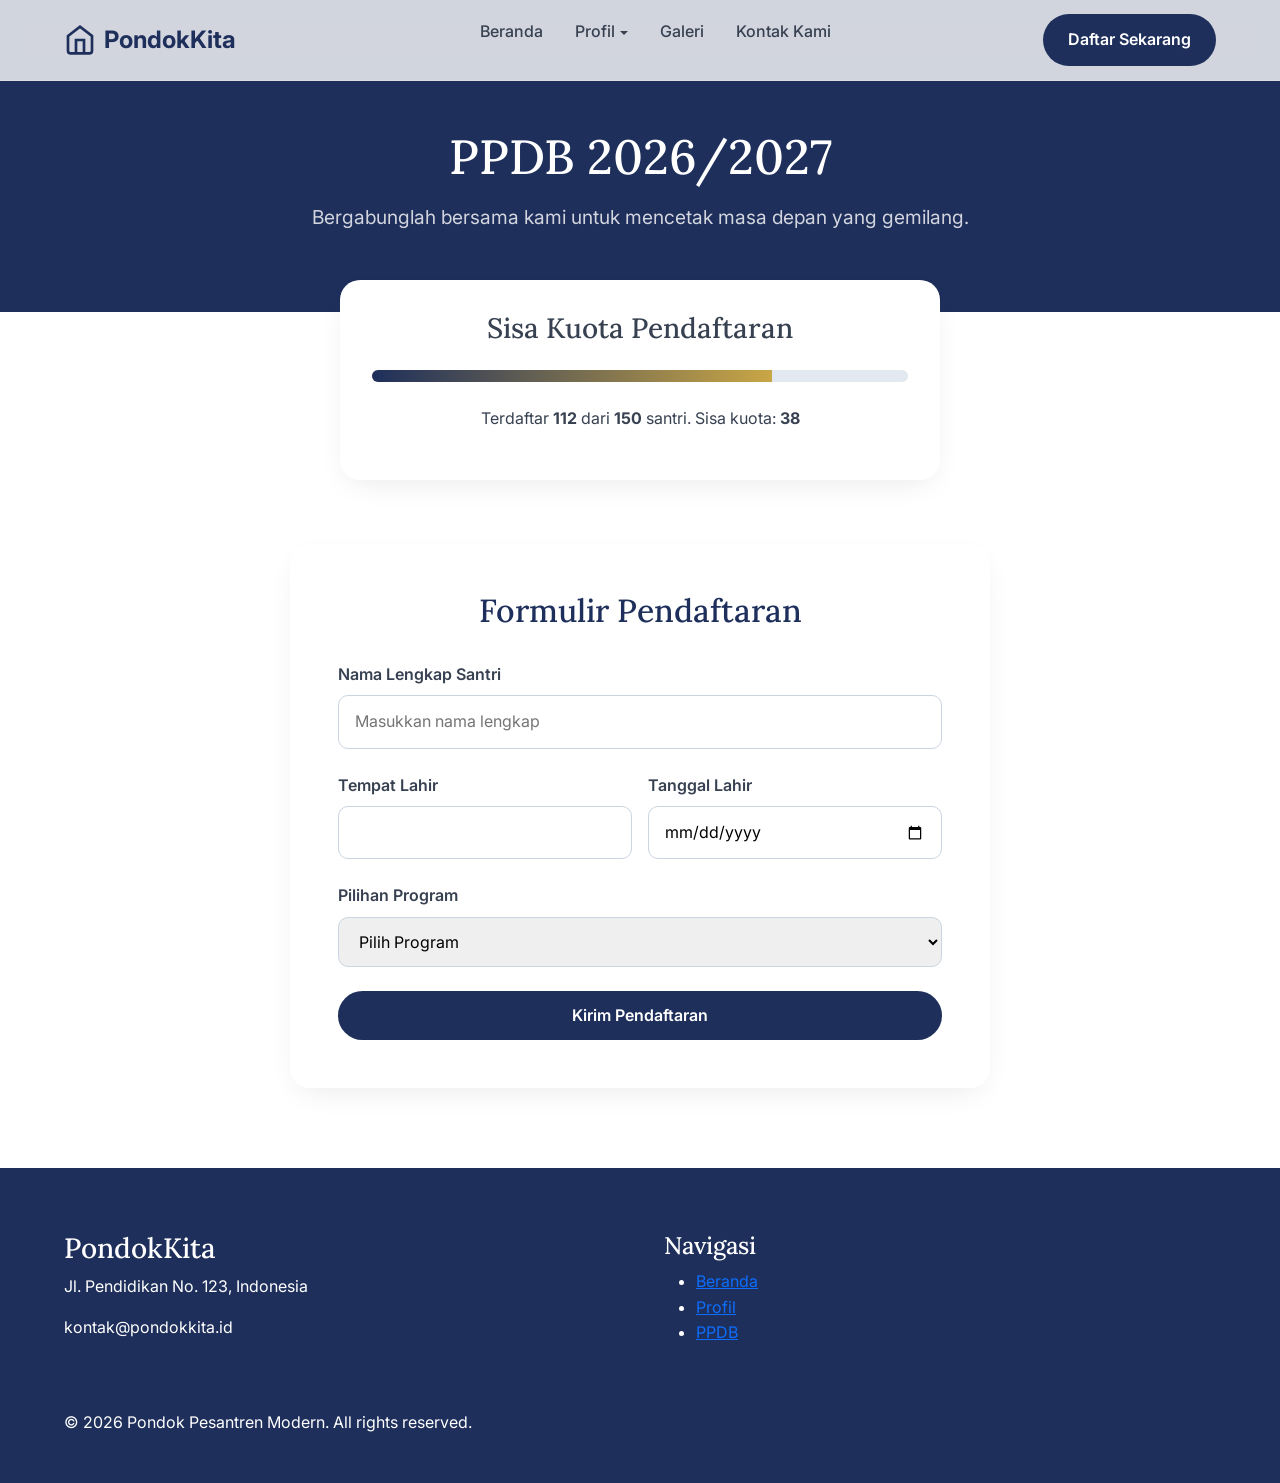
<file: ppdb.html>
<!DOCTYPE html>
<html lang="id">
<head>
    <meta charset="UTF-8">
    <meta name="viewport" content="width=device-width, initial-scale=1.0">
    <title>Pendaftaran Santri Baru | PondokKita</title>
    <!-- Bootstrap 5.3 CSS -->
    <link href="https://cdn.jsdelivr.net/npm/bootstrap@5.3.3/dist/css/bootstrap.min.css" rel="stylesheet">
    <!-- Custom CSS (loaded after Bootstrap to override) -->
    <link rel="stylesheet" href="assets/css/global.css?v=1.1">
    <link rel="stylesheet" href="assets/css/pages.css?v=1.1">
</head>
<body>
    <header id="main-header">
        <nav class="container">
            <a href="index.html" class="logo">
                <svg width="32" height="32" viewBox="0 0 24 24" fill="none" stroke="currentColor" stroke-width="2">
                    <path d="M3 9l9-7 9 7v11a2 2 0 0 1-2 2H5a2 2 0 0 1-2-2z"></path>
                    <polyline points="9 22 9 12 15 12 15 22"></polyline>
                </svg>
                PondokKita
            </a>
            <ul class="nav-links">
                <li><a href="index.html">Beranda</a></li>
                <li class="dropdown">
                    <a href="#" class="dropdown-toggle" data-bs-toggle="dropdown" aria-expanded="false">Profil</a>
                    <ul class="dropdown-menu">
                        <li><a class="dropdown-item" href="profil.html#sejarah">Sejarah</a></li>
                        <li><a class="dropdown-item" href="profil.html#visi-misi">Visi &amp; Misi</a></li>
                        <li><a class="dropdown-item" href="profil.html#program-jenjang">Program Jenjang</a></li>
                        <li><a class="dropdown-item" href="profil.html#direktori-pengajar">Direktori Pengajar</a></li>
                    </ul>
                </li>
                <li><a href="galeri.html">Galeri</a></li>
                <li><a href="kontak.html">Kontak Kami</a></li>
            </ul>
            <a href="ppdb.html" class="btn-cta">Daftar Sekarang</a>
        </nav>
    </header>

    <main class="page-content">
        <div class="page-header">
            <div class="container">
                <h1>PPDB 2026/2027</h1>
                <p>Bergabunglah bersama kami untuk mencetak masa depan yang gemilang.</p>
            </div>
        </div>

        <section class="container">
            <div class="quota-container">
                <div class="quota-card">
                    <h3>Sisa Kuota Pendaftaran</h3>
                    <div class="progress-bar">
                        <div id="quota-fill" class="progress-fill" style="width: 0%;"></div>
                    </div>
                    <p id="quota-text">Memuat data...</p>
                </div>
            </div>

            <div class="registration-form-container">
                <form id="ppdb-form" class="reg-form">
                    <h2>Formulir Pendaftaran</h2>
                    <div class="form-group">
                        <label>Nama Lengkap Santri</label>
                        <input type="text" placeholder="Masukkan nama lengkap" required>
                    </div>
                    <div class="form-grid">
                        <div class="form-group">
                            <label>Tempat Lahir</label>
                            <input type="text" required>
                        </div>
                        <div class="form-group">
                            <label>Tanggal Lahir</label>
                            <input type="date" required>
                        </div>
                    </div>
                    <div class="form-group">
                        <label>Pilihan Program</label>
                        <select required>
                            <option value="">Pilih Program</option>
                            <option value="tahfidz">Tahfidz Quran (30 Juz)</option>
                            <option value="reguler">Akademik & Bahasa</option>
                            <option value="it">IT & Multimedia</option>
                        </select>
                    </div>
                    <button type="submit" class="btn-cta" style="width: 100%; border: none; cursor: pointer;">Kirim Pendaftaran</button>
                </form>
            </div>
        </section>
    </main>

    <footer>
        <div class="container">
            <div class="footer-content">
                <div class="footer-info">
                    <h3>PondokKita</h3>
                    <p>Jl. Pendidikan No. 123, Indonesia</p>
                    <p>kontak@pondokkita.id</p>
                </div>
                <div class="footer-links">
                    <h4>Navigasi</h4>
                    <ul>
                        <li><a href="index.html">Beranda</a></li>
                        <li><a href="profil.html">Profil</a></li>
                        <li><a href="ppdb.html">PPDB</a></li>
                    </ul>
                </div>
            </div>
            <p class="copyright">&copy; 2026 Pondok Pesantren Modern. All rights reserved.</p>
        </div>
    </footer>

    <!-- Bootstrap 5.3 JS Bundle -->
    <script src="https://cdn.jsdelivr.net/npm/bootstrap@5.3.3/dist/js/bootstrap.bundle.min.js"></script>
    <script src="assets/js/main-v2.js"></script>
    <script src="assets/js/ppdb.js?v=1.1"></script>
</body>
</html>
</file>
<file: assets/css/global.css>
@import url('https://fonts.googleapis.com/css2?family=Lora:wght@400;500;600;700&family=Inter:wght@300;400;500;600;700&display=swap');

:root {
    --primary: #1E2F5B; /* Deep Navy Blue */
    --primary-light: #3A4F7A;
    --secondary: #C9A646; /* Gold Accent */
    --accent: #C9A646;
    --background: #FFFFFF;
    --background-alt: #F5F7FA;
    --surface: #ffffff;
    --text-main: #374151;
    --text-muted: #64748b;
    --glass: rgba(255, 255, 255, 0.8);
    --glass-border: rgba(255, 255, 255, 0.2);
    --shadow: 0 10px 30px -10px rgba(0, 0, 0, 0.1);
    --transition: all 0.3s cubic-bezier(0.4, 0, 0.2, 1);
}

* {
    margin: 0;
    padding: 0;
    box-sizing: border-box;
}

body {
    font-family: 'Inter', sans-serif;
    background-color: var(--background);
    color: var(--text-main);
    line-height: 1.6;
    overflow-x: hidden;
}

h1, h2, h3, h4, .font-heading {
    font-family: 'Lora', serif;
}

.container {
    max-width: 1200px;
    margin: 0 auto;
    padding: 0 1.5rem;
}

/* Glassmorphism Header */
header {
    position: fixed;
    top: 0;
    width: 100%;
    z-index: 1000;
    background: var(--glass);
    backdrop-filter: blur(12px);
    border-bottom: 1px solid var(--glass-border);
    transition: var(--transition);
}

nav {
    display: flex;
    justify-content: space-between;
    align-items: center;
    height: 80px;
}

.logo {
    font-size: 1.5rem;
    font-weight: 700;
    color: var(--primary);
    text-decoration: none;
    display: flex;
    align-items: center;
    gap: 0.5rem;
}

.nav-links {
    display: flex;
    gap: 2rem;
    list-style: none;
}

.nav-links a {
    text-decoration: none;
    color: var(--text-main);
    font-weight: 500;
    transition: var(--transition);
}

.nav-links a:hover {
    color: var(--primary);
}

/* Dropdown Styling */
.nav-links .dropdown {
    position: relative;
}

.nav-links .dropdown-toggle {
    cursor: pointer;
}

.nav-links .dropdown-toggle::after {
    margin-left: 0.35rem;
    vertical-align: 0.15em;
    border-top-color: var(--text-main);
}

.nav-links .dropdown-toggle:hover::after {
    border-top-color: var(--primary);
}

.nav-links .dropdown-menu {
    border: none;
    border-radius: 12px;
    box-shadow: 0 10px 40px rgba(0, 0, 0, 0.12);
    padding: 0.5rem 0;
    min-width: 220px;
    animation: dropdownFade 0.25s ease;
}

.nav-links .dropdown-item {
    padding: 0.6rem 1.25rem;
    font-weight: 500;
    color: var(--text-main);
    transition: var(--transition);
    border-left: 3px solid transparent;
}

.nav-links .dropdown-item:hover {
    background: var(--background-alt, #F5F7FA);
    color: var(--primary);
    border-left-color: var(--secondary);
}

@keyframes dropdownFade {
    from { opacity: 0; transform: translateY(-8px); }
    to { opacity: 1; transform: translateY(0); }
}

.btn-cta {
    background: var(--primary);
    color: white;
    padding: 0.75rem 1.5rem;
    border-radius: 50px;
    text-decoration: none;
    font-weight: 600;
    transition: var(--transition);
    border: 1px solid transparent;
}

.btn-cta:hover {
    background: transparent;
    color: var(--primary);
    border-color: var(--primary);
    transform: translateY(-2px);
}

footer {
    background: var(--primary);
    color: white;
    padding: 4rem 0 2rem;
    margin-top: 5rem;
}

.footer-content {
    display: grid;
    grid-template-columns: repeat(auto-fit, minmax(200px, 1fr));
    gap: 3rem;
    margin-bottom: 3rem;
}

.menu-toggle {
    display: none;
    background: none;
    border: none;
    color: var(--primary);
    cursor: pointer;
    padding: 0.5rem;
    z-index: 1001;
}

@media (max-width: 991px) {
    .nav-links {
        display: none;
        position: absolute;
        top: 100%;
        left: 0;
        width: 100%;
        background: var(--surface);
        flex-direction: column;
        padding: 2rem;
        gap: 1.5rem;
        box-shadow: 0 10px 20px rgba(0,0,0,0.05);
        border-bottom: 1px solid var(--glass-border);
    }

    .nav-links.active {
        display: flex;
    }

    .menu-toggle {
        display: block;
    }

    .btn-cta {
        display: none; /* Hide top CTA on mobile, link is in nav-links */
    }
}

@media (max-width: 576px) {
    .container {
        padding: 0 1rem;
    }

    .footer-content {
        text-align: center;
        gap: 2rem;
    }

    .logo {
        font-size: 1.25rem;
    }
}
</file>
<file: assets/css/pages.css>
.page-header {
    background: var(--primary);
    color: white;
    padding: 8rem 0 4rem;
    text-align: center;
    margin-bottom: 4rem;
}

.page-header h1 {
    font-size: 3rem;
    margin-bottom: 1rem;
}

.page-header p {
    font-size: 1.2rem;
    opacity: 0.8;
}

.info-grid {
    display: grid;
    grid-template-columns: 1fr 1fr;
    gap: 4rem;
    align-items: center;
    margin-bottom: 5rem;
}

.info-image img {
    width: 100%;
    border-radius: 20px;
    box-shadow: var(--shadow);
}

.styled-list {
    list-style: none;
    margin-top: 1.5rem;
}

.styled-list li {
    position: relative;
    padding-left: 2rem;
    margin-bottom: 1rem;
}

.styled-list li::before {
    content: '✓';
    position: absolute;
    left: 0;
    color: var(--secondary);
    font-weight: bold;
}

/* PPDB Specific */
.quota-container {
    max-width: 600px;
    margin: -6rem auto 4rem;
    position: relative;
    z-index: 20;
}

.quota-card {
    background: white;
    padding: 2rem;
    border-radius: 20px;
    box-shadow: var(--shadow);
    text-align: center;
}

.progress-bar {
    width: 100%;
    height: 12px;
    background: #e2e8f0;
    border-radius: 10px;
    margin: 1.5rem 0;
    overflow: hidden;
}

.progress-fill {
    height: 100%;
    background: linear-gradient(90deg, var(--primary), var(--secondary));
    transition: width 1.5s cubic-bezier(0.17, 0.67, 0.83, 0.67);
}

.registration-form-container {
    max-width: 700px;
    margin: 0 auto 5rem;
    background: white;
    padding: 3rem;
    border-radius: 20px;
    box-shadow: var(--shadow);
}

.reg-form h2 {
    margin-bottom: 2rem;
    color: var(--primary);
    text-align: center;
}

.form-group {
    margin-bottom: 1.5rem;
}

.form-group label {
    display: block;
    margin-bottom: 0.5rem;
    font-weight: 600;
    color: var(--text-main);
}

.form-group input, .form-group select {
    width: 100%;
    padding: 0.8rem 1rem;
    border: 1px solid #cbd5e1;
    border-radius: 10px;
    font-family: inherit;
    font-size: 1rem;
    transition: var(--transition);
}

.form-group input:focus, .form-group select:focus {
    outline: none;
    border-color: var(--primary);
    box-shadow: 0 0 0 3px rgba(30, 47, 91, 0.1);
}

.form-grid {
    display: grid;
    grid-template-columns: 1fr 1fr;
    gap: 1rem;
}

@media (max-width: 768px) {
    .page-header { 
        padding: 6rem 1rem 3rem; 
    }
    
    .page-header h1 {
        font-size: 2.25rem;
    }

    .info-grid { 
        grid-template-columns: 1fr; 
        gap: 2rem;
    }

    .info-image {
        order: -1; /* Image first on mobile */
    }

    .quota-container {
        margin: -3rem 1rem 4rem;
    }

    .registration-form-container {
        padding: 2rem 1.5rem;
        margin: 0 1rem 4rem;
    }

    .form-grid { 
        grid-template-columns: 1fr; 
    }
}

@media (max-width: 576px) {
    .page-header h1 {
        font-size: 1.75rem;
    }
    
    .page-header p {
        font-size: 1rem;
    }
}
</file>
